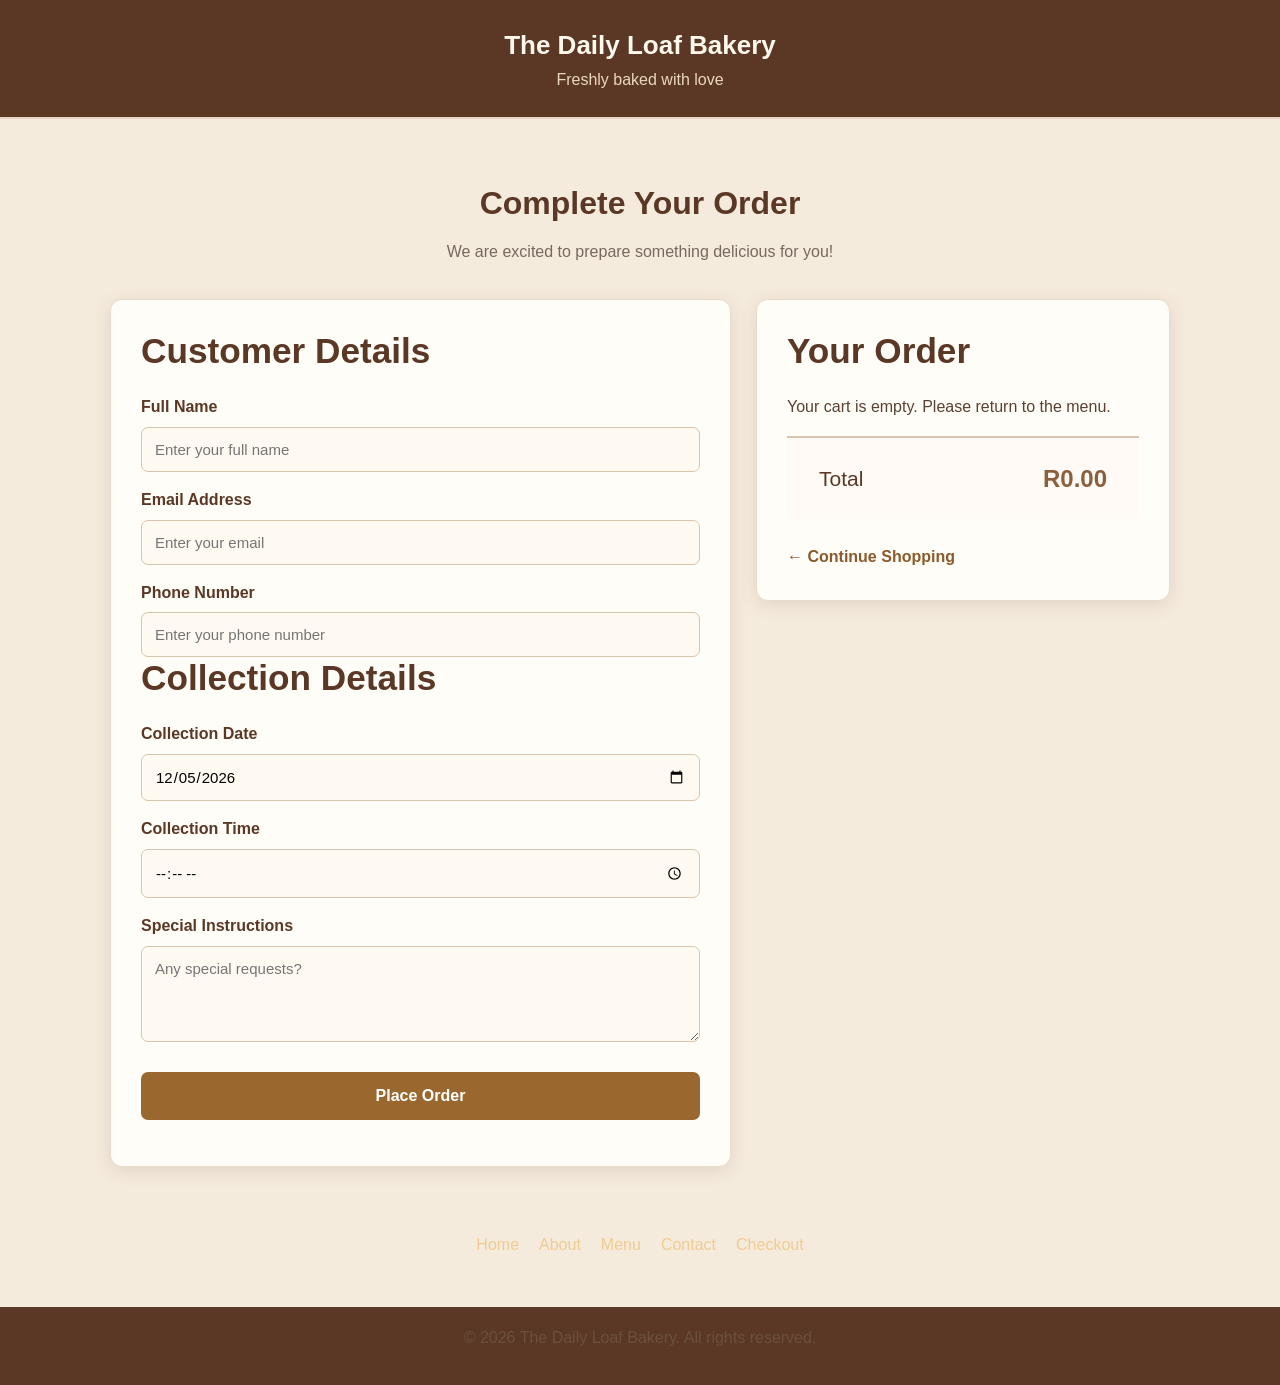
<file: checkout.html>
<!DOCTYPE html>
<html lang="en">
<head>
    <meta charset="UTF-8">
    <meta name="viewport" content="width=device-width, initial-scale=1.0">
    <meta name="description" content="Complete your order at The Daily Loaf Bakery.">
    <title>Checkout | The Daily Loaf Bakery</title>
    <link rel="stylesheet" href="style.css">
    <script src="checkout.js" defer></script>
</head>
<body>

<header class="checkout-header">
    <a href="index.html" class="checkout-logo">The Daily Loaf Bakery</a>
    <p>Freshly baked with love</p>
</header>

<main class="checkout-container">
    <div class="checkout-heading">
        <h1>Complete Your Order</h1>
        <p>We are excited to prepare something delicious for you!</p>
    </div>

    <div class="checkout-layout">

        <section class="checkout-card">
            <h2>Customer Details</h2>

            <form id="checkoutForm">
                <label for="customerName">Full Name</label>
                <input type="text" id="customerName" required
                       placeholder="Enter your full name">

                <label for="customerEmail">Email Address</label>
                <input type="email" id="customerEmail" required
                       placeholder="Enter your email">

                <label for="customerPhone">Phone Number</label>
                <input type="tel" id="customerPhone" required
                       placeholder="Enter your phone number">

                <h2>Collection Details</h2>

                <label for="collectionDate">Collection Date</label>
                <input type="date" id="collectionDate" required>

                <label for="collectionTime">Collection Time</label>
                <input type="time" id="collectionTime" required>

                <label for="orderNotes">Special Instructions</label>
                <textarea id="orderNotes" rows="4"
                          placeholder="Any special requests?"></textarea>

                <button type="submit" class="place-order-btn">
                    Place Order
                </button>

                <p id="orderMessage" aria-live="polite"></p>
            </form>
        </section>

        <aside class="checkout-card order-summary">
            <h2>Your Order</h2>

            <div id="checkoutItems">
                <p>Your cart is empty.</p>
            </div>

            <div class="summary-total">
                <span>Total</span>
                <strong id="checkoutTotal">R0.00</strong>
            </div>

            <a href="menu.html" class="back-to-menu">
                ← Continue Shopping
            </a>
        </aside>

    </div>
</main>
<div class="footer-links">
        <a href="index.html">Home</a>
        <a href="about.html">About</a>
        <a href="menu.html">Menu</a>
        <a href="contact.html">Contact</a>
        <a href="checkout.html">Checkout</a>
    </div>

<footer class="checkout-footer">
    <p>&copy; 2026 The Daily Loaf Bakery. All rights reserved.</p>
</footer>

</body>
</html>
</file>
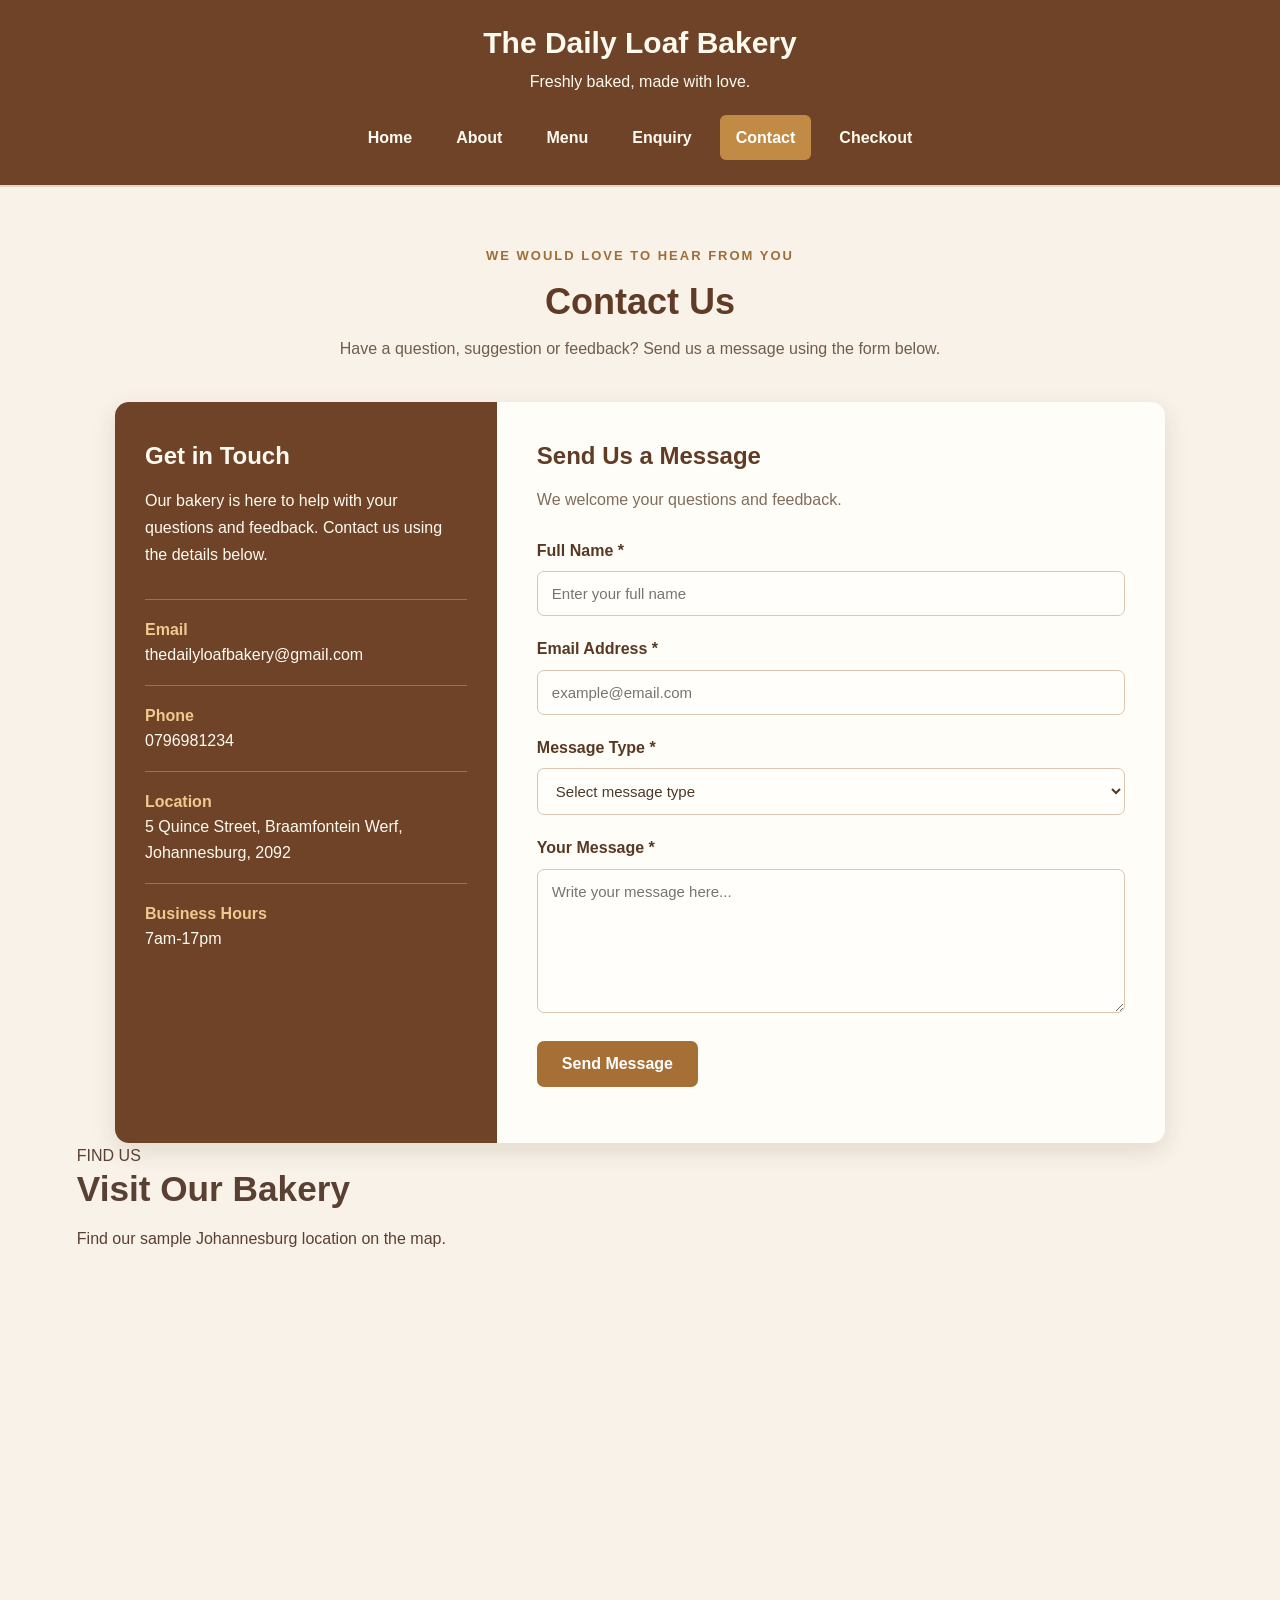
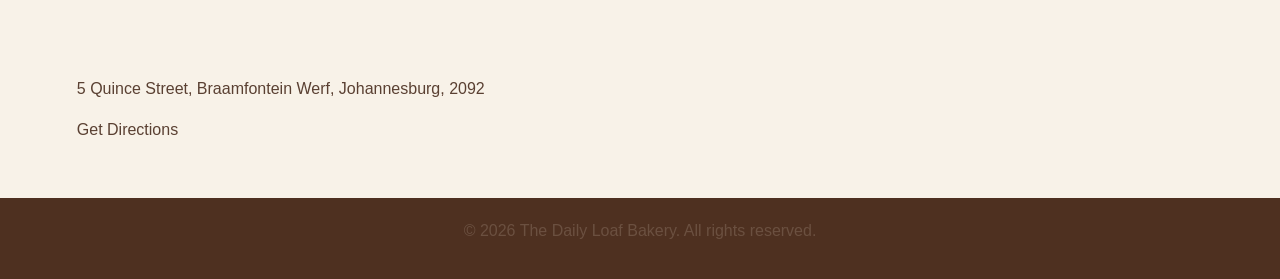
<file: CONTACT.html>
<!DOCTYPE html>
<html lang="en">
<head>
    <meta charset="UTF-8">
    <meta name="viewport" content="width=device-width, initial-scale=1.0">

    <title>Contact Us | The Daily Loaf Bakery</title>
    <meta name="description" content="Contact The Daily Loaf Bakery for general questions, feedback and assistance.">

    <link rel="stylesheet" href="style.css">
    <script src="script.js" defer></script>
</head>

<body>

<header class="page-header">
    <div class="page-header-content">
        <h1>The Daily Loaf Bakery</h1>
        <p>Freshly baked, made with love.</p>

        <nav>
            <a href="index.html">Home</a>
            <a href="about.html">About</a>
            <a href="menu.html">Menu</a>
            <a href="enquiry.html">Enquiry</a>
            <a href="contact.html" class="active">Contact</a>
            <a href="checkout.html">Checkout</a>
        </nav>
    </div>
</header>

<main class="professional-page">

    <section class="form-intro">
        <span class="small-heading">WE WOULD LOVE TO HEAR FROM YOU</span>
        <h2>Contact Us</h2>
        <p>
            Have a question, suggestion or feedback?
            Send us a message using the form below.
        </p>
    </section>

    <section class="professional-form-section">

        <div class="form-side-info">
            <h3>Get in Touch</h3>
            <p>
                Our bakery is here to help with your questions and feedback.
                Contact us using the details below.
            </p>

            <div class="info-detail">
                <strong>Email</strong>
                <p>thedailyloafbakery@gmail.com</p>
            </div>

            <div class="info-detail">
                <strong>Phone</strong>
                <p>0796981234</p>
            </div>

            <div class="info-detail">
                <strong>Location</strong>
                <p>5 Quince Street, Braamfontein Werf, Johannesburg, 2092</p>
            </div>

            <div class="info-detail">
                <strong>Business Hours</strong>
                <p>7am-17pm</p>
            </div>
        </div>

        <div class="form-content">
            <h3>Send Us a Message</h3>
            <p class="form-description">We welcome your questions and feedback.</p>

            <form id="contactForm">

                <div class="form-group">
                    <label for="contactName">Full Name *</label>
                    <input type="text" id="contactName"
                           placeholder="Enter your full name" required>
                </div>

                <div class="form-group">
                    <label for="contactEmail">Email Address *</label>
                    <input type="email" id="contactEmail"
                           placeholder="example@email.com" required>
                </div>

                <div class="form-group">
                    <label for="messageType">Message Type *</label>
                    <select id="messageType" required>
                        <option value="">Select message type</option>
                        <option value="General Question">General Question</option>
                        <option value="Feedback">Feedback</option>
                        <option value="Complaint">Complaint</option>
                        <option value="Other">Other</option>
                    </select>
                </div>

                <div class="form-group">
                    <label for="contactMessage">Your Message *</label>
                    <textarea id="contactMessage" rows="6"
                              placeholder="Write your message here..."
                              required></textarea>
                </div>

                <button type="submit" class="professional-btn">
                    Send Message
                </button>

                <p id="contactResult" class="form-result" aria-live="polite"></p>

            </form>
        </div>

    </section>

<section class="contact-map-section">

    <div class="contact-map-heading">
        <span>FIND US</span>
        <h2>Visit Our Bakery</h2>
        <p>Find our sample Johannesburg location on the map.</p>
    </div>

    <div class="contact-map-container">
        <iframe
            src="https://www.google.com/maps?q=5%20Quince%20Street%2C%20Braamfontein%20Werf%2C%20Johannesburg&output=embed"
            width="100%"
            height="400"
            style="border:0;"
            allowfullscreen=""
            loading="lazy"
            referrerpolicy="no-referrer-when-downgrade"
            title="Sample bakery location in Johannesburg">
        </iframe>
    </div>

    <div class="map-address">
        
        <p>5 Quince Street, Braamfontein Werf, Johannesburg, 2092</p>

        <a href="https://www.google.com/maps/search/?api=1&query=5%20Quince%20Street%2C%20Braamfontein%20Werf%2C%20Johannesburg"
           target="_blank" rel="noopener">
            Get Directions
        </a>
    </div>

</section>

</main>

<footer class="professional-footer">
    <p>&copy; 2026 The Daily Loaf Bakery. All rights reserved.</p>
</footer>
<script src="script.js" defer></script>
</body>
</html>
</file>
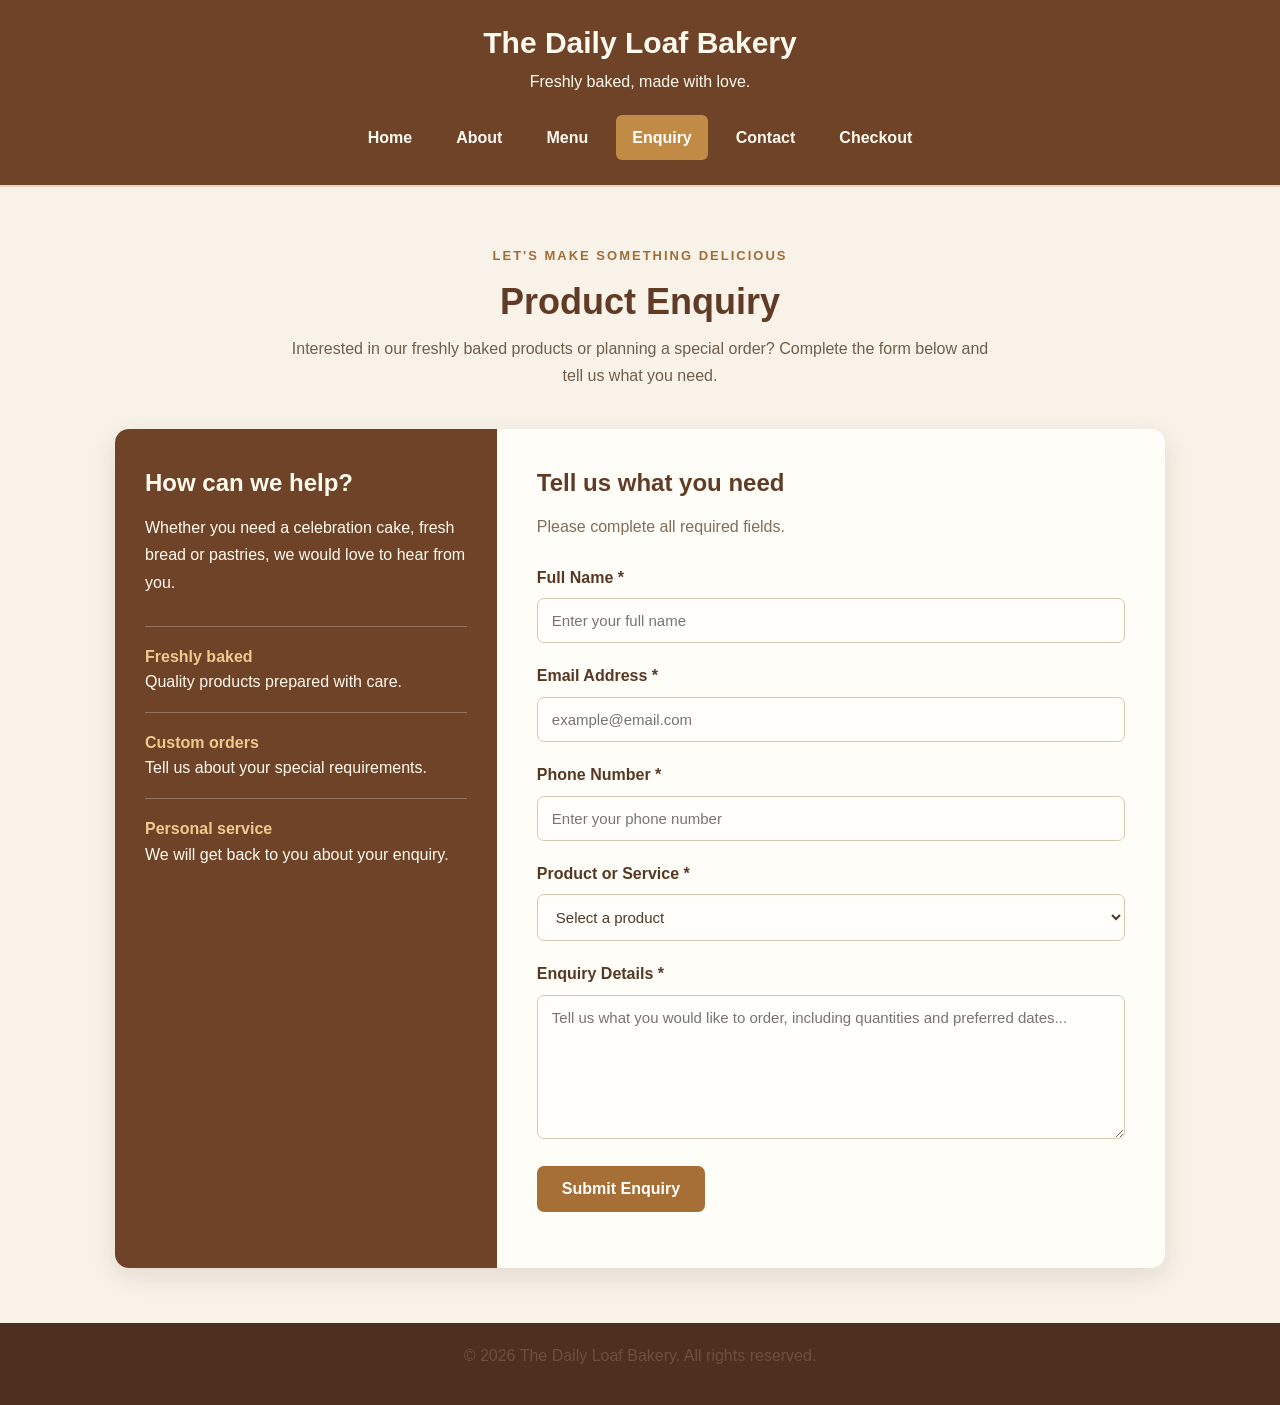
<file: ENQUIRY.html>
<!DOCTYPE html>
<html lang="en">
<head>
    <meta charset="UTF-8">
    <meta name="viewport" content="width=device-width, initial-scale=1.0">

    <title>Product Enquiry | The Daily Loaf Bakery</title>
    <meta name="description" content="Enquire about fresh bread, cakes, pastries and custom orders at The Daily Loaf Bakery.">

    <link rel="stylesheet" href="style.css">
    <script src="script.js" defer></script>
    
</head>

<body>

<header class="page-header">
    <div class="page-header-content">
        <h1>The Daily Loaf Bakery</h1>
        <p>Freshly baked, made with love.</p>

        <nav>
            <a href="index.html">Home</a>
            <a href="about.html">About</a>
            <a href="menu.html">Menu</a>
            <a href="enquiry.html" class="active">Enquiry</a>
            <a href="contact.html">Contact</a>
            <a href="checkout.html">Checkout</a>
        </nav>
    </div>
</header>

<main class="professional-page">

    <section class="form-intro">
        <span class="small-heading">LET'S MAKE SOMETHING DELICIOUS</span>
        <h2>Product Enquiry</h2>
        <p>
            Interested in our freshly baked products or planning a special order?
            Complete the form below and tell us what you need.
        </p>
    </section>

    <section class="professional-form-section">

        <div class="form-side-info">
            <h3>How can we help?</h3>
            <p>
                Whether you need a celebration cake, fresh bread or pastries,
                we would love to hear from you.
            </p>

            <div class="info-detail">
                <strong>Freshly baked</strong>
                <p>Quality products prepared with care.</p>
            </div>

            <div class="info-detail">
                <strong>Custom orders</strong>
                <p>Tell us about your special requirements.</p>
            </div>

            <div class="info-detail">
                <strong>Personal service</strong>
                <p>We will get back to you about your enquiry.</p>
            </div>
        </div>

        <div class="form-content">
            <h3>Tell us what you need</h3>
            <p class="form-description">Please complete all required fields.</p>

            <form id="enquiryForm">

                <div class="form-group">
                    <label for="enquiryName">Full Name *</label>
                    <input type="text" id="enquiryName"
                           placeholder="Enter your full name" required>
                </div>

                <div class="form-group">
                    <label for="enquiryEmail">Email Address *</label>
                    <input type="email" id="enquiryEmail"
                           placeholder="example@email.com" required>
                </div>

                <div class="form-group">
                    <label for="enquiryPhone">Phone Number *</label>
                    <input type="tel" id="enquiryPhone"
                           placeholder="Enter your phone number"
                           required>
                </div>

                <div class="form-group">
                    <label for="enquiryService">Product or Service *</label>
                    <select id="enquiryService" required>
                        <option value="">Select a product</option>
                        <option value="Fresh Bread">Fresh Bread</option>
                        <option value="Cakes">Cakes</option>
                        <option value="Pastries">Pastries</option>
                        <option value="Cupcakes">Cupcakes</option>
                        <option value="Custom Order">Custom Order</option>
                        <option value="Other">Other</option>
                    </select>
                </div>

                <div class="form-group">
                    <label for="enquiryMessage">Enquiry Details *</label>
                    <textarea id="enquiryMessage" rows="5"
                              placeholder="Tell us what you would like to order, including quantities and preferred dates..."
                              required></textarea>
                </div>

                <button type="submit" class="professional-btn">
                    Submit Enquiry
                </button>

                <p id="enquiryResult" class="form-result" aria-live="polite"></p>

            </form>
        </div>

    </section>

</main>

<footer class="professional-footer">
    <p>&copy; 2026 The Daily Loaf Bakery. All rights reserved.</p>
</footer>
<script src="script.js" defer></script>
</body>
</html>
</file>
<file: style.css>
* {
    margin: 0;
    padding: 0;
    box-sizing: border-box;
}

html {
    scroll-behavior: smooth;
    font-size: 100%;
}

body {
    font-family: Arial, Helvetica, sans-serif;
    font-size: 1rem;
    line-height: 1.6;
    color: #3d2b1f;
    background-color: #fffaf5;
}

/* =========================================
   2. GENERAL STYLES
   ========================================= */

img {
    max-width: 100%;
    height: auto;
    display: block;
}

.container {
    width: 90%;
    max-width: 1200px;
    margin: 0 auto;
}

a {
    text-decoration: none;
    color: inherit;
}

p {
    margin-bottom: 1rem;
}

h1,
h2,
h3,
h4 {
    line-height: 1.2;
    margin-bottom: 1rem;
}

h1 {
    font-size: 3rem;
}

h2 {
    font-size: 2.2rem;
}

h3 {
    font-size: 1.5rem;
}

button,
input,
textarea,
select {
    font-family: inherit;
}

/* =========================================
   3. HEADER & NAVIGATION
   ========================================= */

header {
    background-color: #ffffff;
    border-bottom: 2px solid #e8d5c4;
    position: sticky;
    top: 0;
    z-index: 1000;
}

header .container {
    display: flex;
    align-items: center;
    justify-content: space-between;
    min-height: 5rem;
}

.logo img {
    width: 12rem;
    height: auto;
}

/* Navigation */

nav {
    display: flex;
    align-items: center;
    gap: 1.5rem;
}

nav a {
    font-weight: bold;
    font-size: 1rem;
    padding: 0.6rem 0.8rem;
    border-radius: 0.4rem;
    transition: all 0.3s ease;
}

nav a:hover,
nav a:focus {
    background-color: #FDF6EC;
    color: #ffffff;
}

nav a.active {
    background-color: #dfaa66;
    color: #ffffff;
}

/* Mobile menu */

.menu-toggle {
    display: none;
    cursor: pointer;
}

.menu-toggle span {
    display: block;
    width: 2rem;
    height: 0.2rem;
    background-color: #dfaa66;
    margin: 0.35rem 0;
}

/* =========================================
   4. HERO SECTION
   ========================================= */

.hero {
 
    min-height: 85vh;

    display: flex;
    align-items: center;
    justify-content: center;

    background:
        linear-gradient(
            rgba(61, 43, 31, 0.45),
            rgba(61, 43, 31, 0.45)
        ),
        url("images/bakery.jpg") center center / cover no-repeat;

    text-align: center;
}

.hero-content {
    max-width: 50rem;
    margin: 0 auto;
    color: #ffffff;
    padding: 4rem 1rem;
}

.small-heading {
    font-size: 0.9rem;
    letter-spacing: 0.2rem;
    font-weight: bold;
    margin-bottom: 1rem;
}

.hero h1 {
    font-size: 3.5rem;
    margin-bottom: 1rem;
}

.hero h1 span {
    display: block;
}

.hero h2 {
    font-size: 1.8rem;
    font-weight: normal;
}

.hero p {
    font-size: 1.1rem;
    max-width: 42rem;
    margin: 0 auto 2rem;
}

/* =========================================
   5. BUTTONS
   ========================================= */

.button,
.btn {
    display: inline-block;
    padding: 0.8rem 1.5rem;
    border-radius: 0.4rem;
    border: 2px solid#E8D5BF;
    font-weight: bold;
    cursor: pointer;
    transition: all 0.3s ease;
}

.button-primary,
.btn-primary {
    background-color: #E8D5BF;
    color: #ffffff;
}

.button-primary:hover,
.btn-primary:hover {
    background-color: #D8BFA5;
    border-color: #5f3e29;
    transform: translateY(-2px);
}

.button-secondary,
.btn-secondary {
    background-color: #ffffff;
    color: #f3e3cf;
}

.button-secondary:hover,
.btn-secondary:hover {
    background-color: #dfaa66;
    color: #ffffff;
}

/* Keyboard accessibility */

a:focus,
button:focus,
input:focus,
textarea:focus,
select:focus {
    outline: 3px solid #d9a441;
    outline-offset: 3px;
}

/* =========================================
   6. GENERAL SECTIONS
   ========================================= */

.section {
    padding: 4rem 0;
}

.section-title {
    text-align: center;
    margin-bottom: 2.5rem;
}

.section-title p {
    max-width: 40rem;
    margin: 0 auto;
}

/* =========================================
   7. THREE BOX / GRID LAYOUT
   ========================================= */

.three-boxes {
    display: grid;
    grid-template-columns: repeat(3, 1fr);
    gap: 1.5rem;
}

.info-card {
    background-color: #ffffff;
    padding: 2rem;
    text-align: center;
    border-radius: 0.7rem;
    box-shadow: 0 4px 12px rgba(61, 43, 31, 0.12);
    transition: transform 0.3s ease;
}

.info-card:hover {
    transform: translateY(-5px);
}

.info-card img {
    width: 100%;
    height: 13rem;
    object-fit: cover;
    border-radius: 0.5rem;
    margin-bottom: 1.2rem;
}

/* =========================================
   8. PAGE BANNER
   ========================================= */

.page-banner {
    background-color: #D8BFA5;
    color: #ffffff;
    text-align: center;
    padding: 4rem 1rem;
}

.page-banner h1 {
    margin-bottom: 0.5rem;
}

/* =========================================
   9. ABOUT PAGE
   ========================================= */

.about-content {
    display: grid;
    grid-template-columns: 1fr 1fr;
    gap: 3rem;
    align-items: center;
}

.about-content img {
    width: 100%;
    border-radius: 0.7rem;
    box-shadow: 0 4px 15px rgba(61, 43, 31, 0.15);
}

/* =========================================
   10. MENU PAGE
   ========================================= */

.menu-grid {
    display: grid;
    grid-template-columns: repeat(3, 1fr);
    gap: 1.5rem;
}

.menu-item {
    background-color: #ffffff;
    border-radius: 0.7rem;
    overflow: hidden;
    box-shadow: 0 4px 12px rgba(61, 43, 31, 0.12);
    transition: transform 0.3s ease;
}

.menu-item:hover {
    transform: translateY(-5px);
}

.menu-item img {
    width: 100%;
    height: 14rem;
    object-fit: cover;
}

.menu-item-content {
    padding: 1.5rem;
}

.price {
    font-weight: bold;
    font-size: 1.2rem;
    color: #D8BFA5;
}

/* =========================================
   11. FORMS
   ========================================= */

.form-container {
    max-width: 45rem;
    margin: 0 auto;
    background-color: #ffffff;
    padding: 2rem;
    border-radius: 0.7rem;
    box-shadow: 0 4px 12px rgba(61, 43, 31, 0.12);
}

.form-group {
    margin-bottom: 1.3rem;
}

.form-group label {
    display: block;
    font-weight: bold;
    margin-bottom: 0.4rem;
}

.form-group input,
.form-group textarea,
.form-group select {
    width: 100%;
    padding: 0.8rem;
    border: 1px solid #cdbbaa;
    border-radius: 0.4rem;
    font-size: 1rem;
}

.form-group textarea {
    min-height: 9rem;
    resize: vertical;
}

/* =========================================
   12. CONTACT PAGE
   ========================================= */

.contact-grid {
    display: grid;
    grid-template-columns: 1fr 1fr;
    gap: 2rem;
}

.contact-card {
    background-color: #ffffff;
    padding: 2rem;
    border-radius: 0.7rem;
    box-shadow: 0 4px 12px rgba(61, 43, 31, 0.12);
}

.contact-card h3 {
    color: #dfaa66;
}

/* =========================================
   13. CALL TO ACTION
   ========================================= */

.cta-section {
    background-color: #f0dfcf;
    text-align: center;
    padding: 4rem 1rem;
}

.cta-section p {
    max-width: 40rem;
    margin: 0 auto 1.5rem;
}

/* =========================================
   14. FOOTER
   ========================================= */

footer {
    background-color: #dfaa66;
    color: #ffffff;
    padding: 3rem 0 1rem;
}

.footer-grid {
    display: grid;
    grid-template-columns: 2fr 1fr;
    gap: 2rem;
}

.footer-info p,
.footer-hours p {
    margin-bottom: 0.4rem;
}

.footer-bottom {
    text-align: center;
    border-top: 1px solid rgba(255, 255, 255, 0.3);
    margin-top: 2rem;
    padding-top: 1rem;
}

/* =========================================
   15. RESPONSIVE DESIGN - TABLET
   ========================================= */

@media (max-width: 900px) {

    h1 {
        font-size: 2.5rem;
    }

    h2 {
        font-size: 1.9rem;
    }

    .hero h1 {
        font-size: 3rem;
    }

    .three-boxes,
    .menu-grid {
        grid-template-columns: repeat(2, 1fr);
    }

    .about-content,
    .contact-grid {
        grid-template-columns: 1fr;
    }
}

/* =========================================
   16. RESPONSIVE DESIGN - MOBILE
   ========================================= */

@media (max-width: 600px) {

    html {
        font-size: 90%;
    }

    .container {
        width: 92%;
    }

    header .container {
        min-height: 4.5rem;
    }

    .logo img {
        width: 9rem;
    }

    /* Mobile navigation */

    nav {
        display: none;
        position: absolute;
        top: 4.5rem;
        left: 0;
        width: 100%;
        background-color: #ffffff;
        flex-direction: column;
        padding: 1rem;
        gap: 0.5rem;
        box-shadow: 0 4px 10px rgba(0, 0, 0, 0.1);
    }

    nav.active {
        display: flex;
    }

    nav a {
        width: 100%;
        text-align: center;
    }

    .menu-toggle {
        display: block;
    }

    /* Hero */

    .hero {
        min-height: 75vh;
    }

    .hero-content {
        padding: 3rem 1rem;
    }

    .hero h1 {
        font-size: 2.3rem;
    }

    .hero h2 {
        font-size: 1.4rem;
    }

    .hero p {
        font-size: 1rem;
    }

    /* Grids */

    .three-boxes,
    .menu-grid,
    .about-content,
    .contact-grid,
    .footer-grid {
        grid-template-columns: 1fr;
    }

    .section {
        padding: 3rem 0;
    }

    .page-banner {
        padding: 3rem 1rem;
    }

    .form-container {
        padding: 1.3rem;
    }
}

/* =========================================
   17. PRINT STYLES
   ========================================= */

@media print {

    nav,
    .menu-toggle,
    .button,
    .btn {
        display: none;
    }

    body {
        background: #ffffff;
        color: #000000;
    }

    .hero {
        background: none;
        color: #000000;
    }
}
/* =========================================
   PROFESSIONAL SHOPPING CART
   ========================================= */

.cart-section {
    padding: 4rem 0;
    background-color: #f8f2ec;
}


/* Main cart */

.cart-box {
    max-width: 900px;
    margin: 0 auto;
    background-color: #ffffff;
    border-radius: 12px;
    border: 1px solid #e6d5c5;
    box-shadow: 0 8px 25px rgba(61, 43, 31, 0.12);
    overflow: hidden;
}


/* Cart header */

.cart-header {
    display: flex;
    justify-content: space-between;
    align-items: center;
    padding: 2rem 2.5rem;
    background-color: #3d2b1f;
    color: #ffffff;
}

.cart-header h2 {
    margin: 0.3rem 0;
    font-size: 1.8rem;
}

.cart-header p {
    margin: 0;
    opacity: 0.85;
}

.cart-label {
    font-size: 0.75rem;
    letter-spacing: 0.15rem;
    font-weight: bold;
    color: #e8c9a9;
}

.cart-icon {
    font-size: 2.5rem;
}


/* Cart content */

.cart-content {
    padding: 1rem 2.5rem;
}

.cart-item {
    display: flex;
    justify-content: space-between;
    align-items: center;
    padding: 1.2rem 0;
    border-bottom: 1px solid #eaded4;
}

.cart-item:last-child {
    border-bottom: none;
}

.cart-item strong {
    color: #3d2b1f;
    font-size: 1rem;
}


/* Remove button */

.cart-item button {
    margin-left: 1rem;
    background-color: transparent;
    color: #9a5c45;
    border: 1px solid #d6b8a5;
    padding: 0.35rem 0.7rem;
    border-radius: 5px;
    cursor: pointer;
    transition: 0.3s ease;
}

.cart-item button:hover {
    background-color: #9a5c45;
    color: #ffffff;
}


/* Empty cart */

.empty-cart {
    text-align: center;
    padding: 2.5rem 1rem;
    color: #76685e;
}

.empty-cart span {
    font-size: 2.5rem;
}

.empty-cart h3 {
    margin: 0.8rem 0 0.3rem;
    color: #3d2b1f;
}

.empty-cart p {
    margin-bottom: 0;
}


/* Cart footer */

.cart-footer {
    border-top: 1px solid #eaded4;
    background-color: #fffaf5;
    padding: 1.5rem 2.5rem;
}


/* Total */

.cart-total {
    display: flex;
    justify-content: space-between;
    align-items: center;
    margin-bottom: 1.5rem;
}

.cart-total span:first-child {
    font-size: 1rem;
    color: #76685e;
}

.cart-total strong {
    font-size: 1.6rem;
    color: #8b5e3c;
}


/* Cart buttons */

.cart-actions {
    display: flex;
    justify-content: flex-end;
    align-items: center;
    gap: 1rem;
}

.clear-cart {
    padding: 0.75rem 1.2rem;
    background-color: transparent;
    color: #8b5e3c;
    border: 1px solid #cdbbaa;
    border-radius: 5px;
    cursor: pointer;
    font-weight: bold;
}

.clear-cart:hover {
    background-color: #f0dfcf;
}


/* Checkout button */

.checkout-btn {
    display: inline-block;
    padding: 0.8rem 1.5rem;
    background-color: #8b5e3c;
    color: #ffffff;
    border-radius: 5px;
    font-weight: bold;
    transition: 0.3s ease;
}

.checkout-btn:hover {
    background-color: #5f3e29;
    transform: translateY(-2px);
}


/* =========================================
   MOBILE CART
   ========================================= */

@media (max-width: 600px) {

    .cart-section {
        padding: 2.5rem 0;
    }

    .cart-header {
        padding: 1.5rem;
    }

    .cart-header h2 {
        font-size: 1.5rem;
    }

    .cart-icon {
        font-size: 2rem;
    }

    .cart-content {
        padding: 1rem 1.5rem;
    }

    .cart-item {
        flex-direction: column;
        align-items: flex-start;
        gap: 0.7rem;
    }

    .cart-item button {
        margin-left: 0.5rem;
    }

    .cart-footer {
        padding: 1.5rem;
    }

    .cart-actions {
        flex-direction: column;
        align-items: stretch;
    }

    .clear-cart,
    .checkout-btn {
        width: 100%;
        text-align: center;
    }

}
/* Mobile cart */

@media (max-width: 600px) {

    .cart-box {
        padding: 1.3rem;
    }

    .cart-item {
        flex-direction: column;
        align-items: flex-start;
    }

}
/* =========================================
   HOME PAGE HEADER
   ========================================= */

.home-header {
    width: 100%;
    min-height: 150px;

    display: flex;
    align-items: center;

    padding: 15px 5%;

    gap: 35px;

    box-sizing: border-box;
}


/* =========================================
   LARGE HOME PAGE LOGO
   ========================================= */

.home-logo {
    flex-shrink: 0;
}

.home-logo img {
    width: 300px;
    height: 120px;

    object-fit: contain;

    display: block;
}


/* =========================================
   HOME NAVIGATION
   ========================================= */

.home-header nav {
    display: flex;

    align-items: center;

    gap: 12px;

    margin-left: 10px;
}

.home-header nav a {
    text-decoration: none;

    padding: 12px 18px;

    border-radius: 6px;

    font-weight: bold;

    color: #f0cb91;

    transition: 0.3s ease;
}

.home-header nav a:hover {
    background-color: #f0dfcf;
}

.home-header nav a.active {
    background-color: #dfaa66;

    color: white;
}


/* =========================================
   HERO IMAGE
   ========================================= */

.hero {
    min-height: 650px;

    display: flex;

    align-items: center;

    justify-content: center;

    text-align: center;

    background:
        linear-gradient(
            rgba(45, 30, 20, 0.45),
            rgba(45, 30, 20, 0.45)
        ),
        url("images/bakery.jpg")
        center center / cover no-repeat;

    padding: 60px 20px;

    box-sizing: border-box;
}


.hero-content {
    max-width: 850px;

    color: white;

    margin: auto;
}


.small-heading {
    font-size: 0.85rem;

    letter-spacing: 3px;

    font-weight: bold;
}


.hero h1 {
    font-size: 3.5rem;

    margin: 15px 0;
}


.hero h1 span {
    display: block;
}


.hero h2 {
    font-size: 2rem;

    margin-bottom: 20px;
}


.hero p {
    font-size: 1.15rem;

    line-height: 1.7;
}


/* =========================================
   HERO BUTTONS
   ========================================= */

.hero-buttons {
    display: flex;

    justify-content: center;

    gap: 15px;

    margin-top: 30px;
}


/* =========================================
   MOBILE HOME PAGE
   ========================================= */

@media (max-width: 900px) {

    .home-header {
        flex-direction: column;

        justify-content: center;

        gap: 15px;

        padding: 15px;
    }

    .home-logo img {
        width: 250px;

        height: 100px;
    }

    .home-header nav {
        flex-wrap: wrap;

        justify-content: center;
    }

    .hero h1 {
        font-size: 2.7rem;
    }

}


@media (max-width: 600px) {

    .home-logo img {
        width: 200px;

        height: 80px;
    }

    .home-header nav {
        display: none;
    }

    .hero {
        min-height: 550px;
    }

    .hero h1 {
        font-size: 2.2rem;
    }

    .hero h2 {
        font-size: 1.5rem;
    }

    .hero p {
        font-size: 1rem;
    }

    .hero-buttons {
        flex-direction: column;

        align-items: center;
    }

}
/* =========================================
   STYLISH HOME PAGE HERO
   ========================================= */

.hero {
    width: 100%;
    min-height: 780px;

    display: flex;
    align-items: flex-start;
    justify-content: center;

    padding: 55px 20px 80px;

    box-sizing: border-box;

    background:
        linear-gradient(
            rgba(35, 24, 17, 0.35),
            rgba(35, 24, 17, 0.45)
        ),
        url("images/bakery.jpg") center center / cover no-repeat;
}


/* =========================================
   WELCOME BOX
   ========================================= */

.welcome-box {
    width: min(850px, 90%);

    margin-top: 20px;

    padding: 45px 55px;

    text-align: center;

    background: rgba(255, 255, 255, 0.93);

    border-radius: 15px;

    box-shadow:
        0 15px 40px rgba(0, 0, 0, 0.25);

    border: 1px solid rgba(255, 255, 255, 0.8);

    box-sizing: border-box;
}


/* Small heading */

.welcome-box .small-heading {
    margin: 0;

    font-size: 0.85rem;

    letter-spacing: 4px;

    font-weight: bold;

    color: #8b5e3c;
}


/* Main title */

.welcome-box h1 {
    margin: 12px 0 5px;

    font-size: 3.2rem;

    color: #3d2b1f;

    line-height: 1.1;
}


/* Decorative line */

.welcome-line {
    width: 70px;

    height: 3px;

    margin: 18px auto;

    background-color: #8b5e3c;

    border-radius: 5px;
}


/* Subtitle */

.welcome-box h2 {
    margin: 0 0 15px;

    font-size: 1.7rem;

    color: #8b5e3c;
}


/* Description */

.welcome-box > p:not(.small-heading) {
    max-width: 650px;

    margin: 0 auto;

    line-height: 1.7;

    color: #5f5148;

    font-size: 1.05rem;
}


/* =========================================
   HERO BUTTONS
   ========================================= */

.hero-buttons {
    display: flex;

    justify-content: center;

    gap: 15px;

    margin-top: 28px;
}


/* =========================================
   MOBILE
   ========================================= */

@media (max-width: 900px) {

    .hero {
        min-height: 700px;

        padding-top: 40px;
    }

    .welcome-box {
        padding: 35px 30px;
    }

    .welcome-box h1 {
        font-size: 2.5rem;
    }

}


@media (max-width: 600px) {

    .hero {
        min-height: 650px;

        padding: 25px 15px 50px;
    }

    .welcome-box {
        width: 95%;

        padding: 30px 20px;

        margin-top: 10px;
    }

    .welcome-box h1 {
        font-size: 2rem;
    }

    .welcome-box h2 {
        font-size: 1.3rem;
    }

    .welcome-box > p:not(.small-heading) {
        font-size: 0.95rem;
    }

    .hero-buttons {
        flex-direction: column;

        align-items: stretch;
    }

    .hero-buttons .btn {
        width: 100%;

        box-sizing: border-box;

        text-align: center;
    }

}
/* =========================================
   HOME PAGE HEADER
   ========================================= */

.home-header {
    width: 100%;
    height: 110px;

    display: flex;
    align-items: center;

    padding: 10px 5%;
    gap: 25px;

    box-sizing: border-box;
}

.home-logo {
    flex-shrink: 0;
}

.home-logo img {
    width: 170px;
    height: 80px;

    object-fit: contain;
    display: block;
}


/* NAVIGATION */

.home-header nav {
    display: flex;
    align-items: center;
    gap: 8px;
    flex: 1;
}

.home-header nav a {
    text-decoration: none;

    padding: 10px 14px;

    border-radius: 6px;

    font-weight: bold;

    color:#d6c2b2;

    white-space: nowrap;

    transition: 0.3s ease;
}

.home-header nav a:hover {
    background-color: #f0dfcf;
}

.home-header nav a.active {
    background-color: #ffffff;
    color: white;
}


/* =========================================
   LARGE HOME HERO IMAGE
   ========================================= */

.hero {
    width: 100%;
    min-height: 800px;

    display: flex;
    align-items: flex-start;
    justify-content: center;

    padding: 55px 20px 80px;

    box-sizing: border-box;

    background:
        linear-gradient(
            rgba(35, 24, 17, 0.35),
            rgba(35, 24, 17, 0.45)
        ),
        url("images/bakery.jpg")
        center center / cover no-repeat;
}


/* =========================================
   WELCOME BOX
   ========================================= */

.welcome-box {
    width: min(850px, 90%);

    margin-top: 20px;

    padding: 45px 55px;

    text-align: center;

    background: rgba(255, 255, 255, 0.93);

    border-radius: 15px;

    box-shadow:
        0 15px 40px rgba(0, 0, 0, 0.25);

    border: 1px solid rgba(255, 255, 255, 0.8);

    box-sizing: border-box;
}


/* WELCOME TEXT */

.welcome-box .small-heading {
    margin: 0;

    font-size: 0.85rem;

    letter-spacing: 4px;

    font-weight: bold;

    color: #8b5e3c;
}

.welcome-box h1 {
    margin: 12px 0 5px;

    font-size: 3.2rem;

    color: #3d2b1f;

    line-height: 1.1;
}

.welcome-line {
    width: 70px;
    height: 3px;

    margin: 18px auto;

    background-color: #8b5e3c;

    border-radius: 5px;
}

.welcome-box h2 {
    margin: 0 0 15px;

    font-size: 1.7rem;

    color: #8b5e3c;
}

.welcome-box > p:not(.small-heading) {
    max-width: 650px;

    margin: 0 auto;

    line-height: 1.7;

    color: #5f5148;

    font-size: 1.05rem;
}


/* =========================================
   HERO BUTTONS
   ========================================= */

.hero-buttons {
    display: flex;

    justify-content: center;

    gap: 15px;

    margin-top: 28px;
}


/* =========================================
   RESPONSIVE DESIGN
   ========================================= */

@media (max-width: 900px) {

    .home-header {
        height: 100px;

        padding: 8px 3%;

        gap: 15px;
    }

    .home-logo img {
        width: 140px;
        height: 70px;
    }

    .home-header nav {
        gap: 4px;
    }

    .home-header nav a {
        padding: 8px 9px;

        font-size: 0.9rem;
    }

    .hero {
        min-height: 700px;

        padding-top: 40px;
    }

    .welcome-box {
        padding: 35px 30px;
    }

    .welcome-box h1 {
        font-size: 2.5rem;
    }
}


@media (max-width: 600px) {

    .home-header {
        height: 80px;
    }

    .home-logo img {
        width: 120px;
        height: 60px;
    }

    .home-header nav {
        display: none;
    }

    .hero {
        min-height: 650px;

        padding: 25px 15px 50px;
    }

    .welcome-box {
        width: 95%;

        padding: 30px 20px;

        margin-top: 10px;
    }

    .welcome-box h1 {
        font-size: 2rem;
    }

    .welcome-box h2 {
        font-size: 1.3rem;
    }

    .welcome-box > p:not(.small-heading) {
        font-size: 0.95rem;
    }

    .hero-buttons {
        flex-direction: column;

        align-items: stretch;
    }

    .hero-buttons .btn {
        width: 100%;

        box-sizing: border-box;

        text-align: center;
    }
}/* =========================================
   WELCOME SECTION
   ========================================= */

.welcome-section {
    background-color: #d9d9d9;

    padding: 60px 20px 80px;

    text-align: center;
}


.welcome-container {
    max-width: 1000px;

    margin: 0 auto;

    background-color: white;

    padding: 45px;

    border-radius: 15px;

    box-shadow: 0 10px 30px rgba(0, 0, 0, 0.15);
}


/* WELCOME TITLE */

.welcome-container .small-heading {
    margin: 0;

    color: #8b5e3c;

    font-size: 0.85rem;

    font-weight: bold;

    letter-spacing: 4px;
}


.welcome-container h1 {
    margin: 10px 0 25px;

    color: #3d2b1f;

    font-size: 3rem;
}


/* =========================================
   WELCOME IMAGE
   ========================================= */

.welcome-image {
    width: 100%;

    max-width: 850px;

    height: 420px;

    margin: 0 auto 30px;

    overflow: hidden;

    border-radius: 12px;

    box-shadow: 0 8px 25px rgba(0, 0, 0, 0.2);
}


.welcome-image img {
    width: 100%;

    height: 100%;

    object-fit: cover;

    display: block;
}


/* =========================================
   WELCOME TEXT
   ========================================= */

.welcome-container h2 {
    margin: 10px 0 12px;

    color: #8b5e3c;

    font-size: 1.8rem;
}


.welcome-text {
    max-width: 650px;

    margin: 0 auto;

    color: #5f5148;

    line-height: 1.7;

    font-size: 1.05rem;
}


/* =========================================
   BUTTONS
   ========================================= */

.hero-buttons {
    display: flex;

    justify-content: center;

    gap: 15px;

    margin-top: 28px;
}


/* =========================================
   MOBILE
   ========================================= */

@media (max-width: 600px) {

    .welcome-section {
        padding: 30px 15px 50px;
    }

    .welcome-container {
        padding: 30px 20px;
    }

    .welcome-container h1 {
        font-size: 2rem;
    }

    .welcome-image {
        height: 280px;
    }

    .welcome-container h2 {
        font-size: 1.4rem;
    }

    .hero-buttons {
        flex-direction: column;
    }

    .hero-buttons .btn {
        width: 100%;

        box-sizing: border-box;

        text-align: center;
    }
}
.home-logo img {
    width: 230px !important;
    height: 120px !important;
    max-width: none !important;
    object-fit: contain !important;
}
/* =========================================
   THE DAILY LOAF BAKERY
   BROWN + CREAM HOME PAGE
   ========================================= */

/* Main page */
body {
    background-color: #fff8ed;
    color: #4b2e1f;
}


/* =========================================
   HEADER
   ========================================= */

header {
    background-color: #4b2e1f;
}

.home-header {
    background-color: #4b2e1f;
}


/* Logo */
.home-logo {
    background-color: #4b2e1f;
}


/* Navigation */
.home-header nav a {
    color: #fff8ed;
}

.home-header nav a:hover {
    background-color: #6b442f;
    color: #ffffff;
}

.home-header nav a.active {
    background-color: #d9b892;
    color: #4b2e1f;
}


/* =========================================
   WELCOME SECTION
   ========================================= */

.welcome-section {
    background-color: #f3e3cf;
    padding: 60px 20px 80px;
}


.welcome-container {
    background-color: #fffaf2;
    border: 3px solid #8b5e3c;
}


/* Welcome heading */
.welcome-container .small-heading {
    color: #8b5e3c;
}

.welcome-container h1 {
    color: #4b2e1f;
}

.welcome-container h2 {
    color: #6b442f;
}

.welcome-text {
    color: #5c4030;
}


/* Decorative line */
.welcome-line {
    background-color: #8b5e3c;
}


/* =========================================
   WELCOME IMAGE
   ========================================= */

.welcome-image {
    border: 5px solid #8b5e3c;
}


/* =========================================
   BUTTONS
   ========================================= */

.btn-primary {
    background-color: #6b442f;
    color: #ffffff;
    border: 2px solid #6b442f;
}

.btn-primary:hover {
    background-color: #4b2e1f;
}


.btn-secondary {
    background-color: #d9b892;
    color: #4b2e1f;
    border: 2px solid #8b5e3c;
}

.btn-secondary:hover {
    background-color: #c49a6c;
    color: #ffffff;
}


/* =========================================
   WHY CHOOSE US
   ========================================= */

.section {
    background-color: #fff8ed;
}

.section-title h2 {
    color: #4b2e1f;
}

.section-title p {
    color: #5c4030;
}


/* Feature cards */
.info-card {
    background-color: #fffaf2;
    border: 2px solid #d9b892;
}

.info-card:hover {
    border-color: #8b5e3c;
}

.info-card h3 {
    color: #6b442f;
}

.info-card p {
    color: #5c4030;
}


/* Icons */
.info-icon {
    color: #8b5e3c;
}


/* =========================================
   CALL TO ACTION
   ========================================= */

.cta-section {
    background-color: #6b442f;
    color: #fff8ed;
}

.cta-section h2 {
    color: #fffaf2;
}

.cta-section p {
    color: #f3e3cf;
}

.cta-section .small-heading {
    color: #d9b892;
}


/* =========================================
   FOOTER
   ========================================= */

footer {
    background-color: #3b2418;
    color: #fff8ed;
}

footer h3,
footer h4 {
    color: #d9b892;
}

footer p {
    color: #f3e3cf;
}

.footer-bottom {
    border-top: 1px solid #8b5e3c;
}


/* =========================================
   MOBILE
   ========================================= */

@media (max-width: 600px) {

    header,
    .home-header {
        background-color: #4b2e1f;
    }

    .welcome-section {
        background-color: #f3e3cf;
    }

}

/* =========================================
   THE DAILY LOAF BAKERY
   LIGHT BEIGE + WARM CREAM + CREAM THEME
   ========================================= */

/* MAIN PAGE */
body {
    background-color: #F5EBDD;
    color: #5A4032;
}

/* =========================================
   HEADER
   ========================================= */

header {
    background-color: #E8D5BF;
}

.home-header {
    background-color: #E8D5BF;
}

.home-logo {
    background-color: #E8D5BF;
}

/* NAVIGATION */

.home-header nav a {
    color: #5A4032;
}

.home-header nav a:hover {
    background-color: #D8BFA5;
    color: #4A3328;
}

.home-header nav a.active {
    background-color: #FDF6EC;
    color: #5A4032;
}

/* =========================================
   WELCOME SECTION
   ========================================= */

.welcome-section {
    background-color: #F5EBDD;
    padding: 60px 20px 80px;
}

.welcome-container {
    background-color: #FFF9F0;
    border: 3px solid #D8BFA5;
}

.welcome-container .small-heading {
    color: #9A7658;
}

.welcome-container h1 {
    color: #5A4032;
}

.welcome-container h2 {
    color: #765540;
}

.welcome-text {
    color: #6B5040;
}

.welcome-line {
    background-color: #C9A98B;
}

/* =========================================
   WELCOME IMAGE
   ========================================= */

.welcome-image {
    border: 5px solid #D8BFA5;
}

/* =========================================
   BUTTONS
   ========================================= */

.btn-primary {
    background-color: #9A7658;
    color: #FFF9F0;
    border: 2px solid #9A7658;
}

.btn-primary:hover {
    background-color: #765540;
}

.btn-secondary {
    background-color: #E8D5BF;
    color: #5A4032;
    border: 2px solid #C9A98B;
}

.btn-secondary:hover {
    background-color: #D8BFA5;
    color: #4A3328;
}

/* =========================================
   WHY CHOOSE US
   ========================================= */

.section {
    background-color: #FFF9F0;
}

.section-title h2 {
    color: #5A4032;
}

.section-title p {
    color: #6B5040;
}

/* FEATURE CARDS */

.info-card {
    background-color: #FDF6EC;
    border: 2px solid #E8D5BF;
}

.info-card:hover {
    border-color: #C9A98B;
}

.info-card h3 {
    color: #765540;
}

.info-card p {
    color: #6B5040;
}

.info-icon {
    color: #9A7658;
}

/* =========================================
   CTA SECTION
   ========================================= */

.cta-section {
    background-color: #E8D5BF;
    color: #5A4032;
}

.cta-section h2 {
    color: #5A4032;
}

.cta-section p {
    color: #6B5040;
}

.cta-section .small-heading {
    color: #9A7658;
}

/* =========================================
   FOOTER
   ========================================= */

footer {
    background-color: #D8BFA5;
    color: #5A4032;
}

footer h3,
footer h4 {
    color: #5A4032;
}

footer p {
    color: #6B5040;
}

.footer-bottom {
    border-top: 1px solid #C9A98B;
}

/* =========================================
   MOBILE
   ========================================= */

@media (max-width: 600px) {

    header,
    .home-header {
        background-color: #E8D5BF;
    }

    .welcome-section {
        background-color: #F5EBDD;
    }

}
/* =========================================
   CONTACT PAGE
   ========================================= */

.contact-content {
    display: grid;

    grid-template-columns: 1fr 1.5fr;

    gap: 35px;

    margin-top: 40px;

    align-items: start;
}


.contact-info {
    background-color: #FFF9F0;

    padding: 30px;

    border: 2px solid #E8D5BF;

    border-radius: 12px;
}


.contact-info h2 {
    color: #5A4032;

    margin-top: 0;
}


.contact-info h3 {
    color: #765540;

    margin-top: 25px;
}


.contact-info p {
    color: #6B5040;

    line-height: 1.7;
}


.map-container {
    background-color: #FFF9F0;

    padding: 20px;

    border: 2px solid #E8D5BF;

    border-radius: 12px;
}


.map-container h2 {
    color: #5A4032;

    margin-top: 0;

    margin-bottom: 15px;
}


.map-container iframe {
    width: 100%;

    height: 400px;

    border: 0;

    border-radius: 8px;

    display: block;
}


/* MOBILE */

@media (max-width: 768px) {

    .contact-content {
        grid-template-columns: 1fr;
    }

    .map-container iframe {
        height: 350px;
    }

}
/* =========================================
   PROFESSIONAL CHECKOUT PAGE
   ========================================= */

.checkout-section {
    padding: 4rem 0;
    background-color: #f8f2ec;
}

.checkout-grid {
    display: grid;
    grid-template-columns: 1.5fr 1fr;
    gap: 2rem;
    align-items: start;
}


/* =========================================
   CHECKOUT FORM
   ========================================= */

.checkout-form {
    background-color: #ffffff;
    padding: 2.5rem;
    border-radius: 12px;
    border: 1px solid #e6d5c5;
    box-shadow: 0 8px 25px rgba(61, 43, 31, 0.10);
}

.checkout-heading {
    margin-bottom: 2rem;
}

.checkout-heading h2 {
    margin: 0.4rem 0;
    color: #3d2b1f;
}

.checkout-heading p:last-child {
    color: #76685e;
}


/* =========================================
   FORM ROW
   ========================================= */

.form-row {
    display: grid;
    grid-template-columns: 1fr 1fr;
    gap: 1rem;
}


/* =========================================
   FORM FIELDS
   ========================================= */

.form-group {
    margin-bottom: 1.3rem;
}

.form-group label {
    display: block;
    margin-bottom: 0.5rem;
    font-weight: bold;
    color: #3d2b1f;
}

.form-group input,
.form-group select,
.form-group textarea {
    width: 100%;
    padding: 0.85rem 1rem;
    box-sizing: border-box;

    border: 1px solid #d6c2b2;
    border-radius: 6px;

    background-color: #fffdfb;

    color: #3d2b1f;

    font-family: inherit;
    font-size: 1rem;

    outline: none;
}

.form-group input:focus,
.form-group select:focus,
.form-group textarea:focus {
    border-color: #8b5e3c;
    box-shadow: 0 0 0 2px rgba(139, 94, 60, 0.10);
}

.form-group textarea {
    resize: vertical;
}


/* =========================================
   PAYMENT SECTION
   ========================================= */

.payment-section {
    margin-top: 2rem;
    padding-top: 1.8rem;
    border-top: 1px solid #eaded4;
}

.payment-section h3 {
    color: #3d2b1f;
    margin: 0.4rem 0 1rem;
}

.payment-option {
    display: flex;
    align-items: center;
    gap: 0.7rem;

    padding: 0.9rem 1rem;
    margin-bottom: 0.7rem;

    background-color: #fffaf5;

    border: 1px solid #eaded4;
    border-radius: 6px;

    cursor: pointer;
}

.payment-option input {
    accent-color: #8b5e3c;
}


/* =========================================
   PLACE ORDER BUTTON
   ========================================= */

.checkout-submit {
    width: 100%;

    margin-top: 1.5rem;

    padding: 1rem;

    border: none;
    border-radius: 6px;

    background-color: #8b5e3c;
    color: #ffffff;

    font-size: 1rem;
    font-weight: bold;

    cursor: pointer;

    transition: 0.3s ease;
}

.checkout-submit:hover {
    background-color: #5f3e29;
}


/* =========================================
   ORDER SUMMARY
   ========================================= */

.order-summary {
    background-color: #ffffff;

    border-radius: 12px;

    border: 1px solid #e6d5c5;

    box-shadow: 0 8px 25px rgba(61, 43, 31, 0.10);

    overflow: hidden;

    position: sticky;
    top: 20px;
}

.summary-header {
    padding: 2rem;

    background-color: #3d2b1f;

    color: #ffffff;
}

.summary-header h2 {
    margin: 0.4rem 0 0;
}

.summary-header .small-heading {
    color: #e8c9a9;
}


/* =========================================
   SUMMARY ITEMS
   ========================================= */

.summary-item {
    display: flex;

    justify-content: space-between;

    gap: 1rem;

    padding: 1.3rem 2rem;

    border-bottom: 1px solid #eaded4;
}

.summary-item h3 {
    margin: 0 0 0.3rem;

    font-size: 1rem;

    color: #3d2b1f;
}

.summary-item p {
    margin: 0;

    color: #76685e;

    font-size: 0.9rem;
}

.summary-item strong {
    color: #8b5e3c;
    white-space: nowrap;
}


/* =========================================
   TOTALS
   ========================================= */

.summary-line,
.summary-total {
    display: flex;

    justify-content: space-between;

    align-items: center;
}

.summary-line {
    padding: 0.7rem 2rem;

    color: #76685e;
}

.summary-total {
    margin-top: 0.7rem;

    padding: 1.3rem 2rem;

    background-color: #fffaf5;

    border-top: 1px solid #eaded4;

    font-size: 1.2rem;

    color: #3d2b1f;
}

.summary-total strong {
    color: #8b5e3c;

    font-size: 1.5rem;
}


/* =========================================
   ORDER NOTE
   ========================================= */

.order-note {
    display: flex;

    gap: 0.8rem;

    margin: 1.5rem 2rem;

    padding: 1rem;

    background-color: #f8f2ec;

    border-radius: 6px;
}

.order-note span {
    font-weight: bold;

    color: #8b5e3c;
}

.order-note p {
    margin: 0;

    font-size: 0.85rem;

    line-height: 1.5;

    color: #76685e;
}


/* =========================================
   CONTINUE SHOPPING
   ========================================= */

.continue-shopping {
    display: block;

    padding: 0 2rem 2rem;

    color: #8b5e3c;

    text-decoration: none;

    font-weight: bold;
}

.continue-shopping:hover {
    color: #5f3e29;
}


/* =========================================
   RESPONSIVE CHECKOUT
   ========================================= */

@media (max-width: 900px) {

    .checkout-grid {
        grid-template-columns: 1fr;
    }

    .order-summary {
        position: static;
    }
}


@media (max-width: 600px) {

    .checkout-section {
        padding: 2.5rem 0;
    }

    .checkout-form {
        padding: 1.5rem;
    }

    .form-row {
        grid-template-columns: 1fr;
    }

    .summary-header {
        padding: 1.5rem;
    }

    .summary-item {
        padding: 1.2rem 1.5rem;
    }

    .summary-line {
        padding: 0.7rem 1.5rem;
    }

    .summary-total {
        padding: 1.2rem 1.5rem;
    }

    .order-note {
        margin: 1.5rem;
    }

    .continue-shopping {
        padding: 0 1.5rem 1.5rem;
    }
}

/* PROFESSIONAL ENQUIRY AND CONTACT PAGES */

.page-header {
    background-color: #6f4328;
    color: #fffaf0;
    padding: 25px 5%;
    text-align: center;
}

.page-header h1 {
    margin: 0;
    font-size: 30px;
}

.page-header p {
    margin: 8px 0 20px;
}

.page-header nav {
    display: flex;
    justify-content: center;
    flex-wrap: wrap;
    gap: 12px;
}

.page-header nav a {
    color: #fffaf0;
    text-decoration: none;
    padding: 10px 16px;
    border-radius: 6px;
    transition: 0.3s;
}

.page-header nav a:hover,
.page-header nav a.active {
    background-color: #c28b45;
    color: white;
}

.professional-page {
    background-color: #f8f2e8;
    padding: 55px 6%;
}

.form-intro {
    text-align: center;
    max-width: 700px;
    margin: 0 auto 40px;
}

.small-heading {
    color: #a16d36;
    font-size: 13px;
    font-weight: bold;
    letter-spacing: 2px;
}

.form-intro h2 {
    color: #603b25;
    font-size: 36px;
    margin: 12px 0;
}

.form-intro p {
    color: #715d4c;
    line-height: 1.7;
}

.professional-form-section {
    max-width: 1050px;
    margin: auto;
    display: grid;
    grid-template-columns: 0.8fr 1.4fr;
    background: #fffdf8;
    border-radius: 14px;
    overflow: hidden;
    box-shadow: 0 8px 25px rgba(70, 45, 25, 0.12);
}

.form-side-info {
    background: #6f4328;
    color: #fffaf0;
    padding: 40px 30px;
}

.form-side-info h3,
.form-content h3 {
    font-size: 24px;
    margin-top: 0;
}

.form-side-info > p {
    line-height: 1.7;
    margin-bottom: 30px;
}

.info-detail {
    border-top: 1px solid rgba(255,255,255,0.25);
    padding: 17px 0;
}

.info-detail strong {
    color: #f0c98e;
}

.info-detail p {
    margin-bottom: 0;
    line-height: 1.6;
}

.form-content {
    padding: 40px;
}

.form-content h3 {
    color: #603b25;
}

.form-description {
    color: #806d5b;
    margin-bottom: 25px;
}

.form-group {
    margin-bottom: 20px;
}

.form-group label {
    display: block;
    color: #573923;
    font-weight: bold;
    margin-bottom: 8px;
}

.form-group input,
.form-group select,
.form-group textarea {
    width: 100%;
    padding: 13px 14px;
    border: 1px solid #d9c7b2;
    border-radius: 7px;
    background: #fffefa;
    color: #4d3829;
    font-size: 15px;
    font-family: inherit;
    box-sizing: border-box;
}

.form-group input:focus,
.form-group select:focus,
.form-group textarea:focus {
    outline: none;
    border-color: #a16d36;
    box-shadow: 0 0 0 3px rgba(161,109,54,0.13);
}

.form-group textarea {
    resize: vertical;
}

.professional-btn {
    background: #a66f35;
    color: white;
    border: none;
    padding: 14px 25px;
    border-radius: 7px;
    font-size: 16px;
    font-weight: bold;
    cursor: pointer;
    transition: 0.3s;
}

.professional-btn:hover {
    background: #6f4328;
    transform: translateY(-2px);
}

.form-result {
    margin-top: 15px;
    font-weight: bold;
}

.professional-footer {
    background: #4e3020;
    color: #fffaf0;
    text-align: center;
    padding: 20px;
}

@media (max-width: 750px) {
    .professional-form-section {
        grid-template-columns: 1fr;
    }

    .form-content,
    .form-side-info {
        padding: 28px 22px;
    }

    .form-intro h2 {
        font-size: 29px;
    }

    .page-header nav {
        gap: 5px;
    }
}

/* PROFESSIONAL BAKERY MENU */

.menu-page {
    background: #f8f3e9;
    color: #493324;
    margin: 0;
}

.menu-header {
    background: #603b25;
    color: #fffaf0;
    padding: 22px 6%;
}

.menu-header-inner {
    max-width: 1200px;
    margin: auto;
    display: flex;
    align-items: center;
    justify-content: space-between;
    flex-wrap: wrap;
    gap: 20px;
}

.menu-brand h1 {
    margin: 0;
    font-size: 27px;
}

.menu-brand p {
    margin: 6px 0 0;
    color: #ead7c0;
}

.menu-navigation {
    display: flex;
    flex-wrap: wrap;
    gap: 8px;
}

.menu-navigation a {
    text-decoration: none;
    color: #fffaf0;
    padding: 10px 14px;
    border-radius: 5px;
    transition: 0.3s;
}

.menu-navigation a:hover,
.menu-navigation a.active {
    background: #bd8849;
}

.menu-hero {
    text-align: center;
    padding: 75px 20px;
    background: #eadbc5;
}

.menu-hero span,
.cart-heading span {
    color: #98652e;
    font-size: 12px;
    font-weight: bold;
    letter-spacing: 3px;
}

.menu-hero h2 {
    font-size: 43px;
    color: #603b25;
    margin: 15px 0;
}

.menu-hero p {
    max-width: 620px;
    margin: auto;
    line-height: 1.8;
    color: #715b48;
}

.menu-content {
    max-width: 1200px;
    margin: auto;
    padding: 55px 25px;
}

.menu-section-heading {
    text-align: center;
    margin-bottom: 30px;
}

.menu-section-heading h2 {
    color: #603b25;
    font-size: 30px;
    margin-bottom: 8px;
}

.menu-section-heading p {
    color: #806d5b;
}

.menu-search-area {
    max-width: 650px;
    display: flex;
    gap: 10px;
    margin: 0 auto 25px;
}

.menu-search-area input {
    flex: 1;
    min-width: 0;
    padding: 15px;
    border: 1px solid #d8c6b1;
    border-radius: 7px;
    font-size: 15px;
    background: #fffdf9;
}

.menu-search-area button,
.category-btn {
    border: none;
    border-radius: 7px;
    padding: 12px 18px;
    cursor: pointer;
    font-weight: bold;
}

.menu-search-area button {
    background: #603b25;
    color: white;
}

.menu-categories {
    display: flex;
    justify-content: center;
    flex-wrap: wrap;
    gap: 10px;
    margin-bottom: 25px;
}

.category-btn {
    background: #eadbc5;
    color: #603b25;
}

.category-btn:hover,
.category-btn.active {
    background: #a66f35;
    color: white;
}

.search-results {
    text-align: center;
    color: #806d5b;
    min-height: 20px;
}

.menu-grid {
    display: grid;
    grid-template-columns: repeat(3, minmax(0, 1fr));
    gap: 25px;
    margin-top: 25px;
}

.menu-item {
    background: #fffdf8;
    border-radius: 12px;
    overflow: hidden;
    box-shadow: 0 5px 18px rgba(70, 45, 25, 0.09);
    transition: transform 0.25s, box-shadow 0.25s;
}

.menu-item:hover {
    transform: translateY(-5px);
    box-shadow: 0 10px 24px rgba(70, 45, 25, 0.15);
}

.menu-item[hidden] {
    display: none;
}

.menu-item > img {
    width: 100%;
    height: 215px;
    object-fit: cover;
    display: block;
}

.product-details {
    padding: 20px;
}

.product-category {
    color: #a16d36;
    font-size: 11px;
    font-weight: bold;
    letter-spacing: 1.5px;
}

.product-details h3 {
    color: #603b25;
    margin: 10px 0;
    font-size: 20px;
}

.product-details p {
    color: #806d5b;
    font-size: 14px;
    line-height: 1.6;
    min-height: 45px;
}

.product-bottom {
    display: flex;
    align-items: center;
    justify-content: space-between;
    gap: 10px;
    margin-top: 18px;
}

.product-bottom strong {
    color: #603b25;
    font-size: 17px;
}

.add-to-cart,
.order-button {
    background: #a66f35;
    color: white;
    border: none;
    padding: 11px 14px;
    border-radius: 6px;
    cursor: pointer;
    text-decoration: none;
    font-size: 13px;
    font-weight: bold;
}

.add-to-cart:hover,
.order-button:hover {
    background: #603b25;
}

.no-products {
    text-align: center;
    color: #806d5b;
    padding: 30px;
}

.cart-section {
    max-width: 1000px;
    margin: 20px auto 65px;
    padding: 35px;
    background: #fffdf8;
    border-radius: 12px;
    box-shadow: 0 5px 20px rgba(70, 45, 25, 0.09);
}

.cart-heading {
    text-align: center;
    margin-bottom: 25px;
}

.cart-heading h2 {
    color: #603b25;
    font-size: 30px;
    margin: 10px 0;
}

.cart-heading p {
    color: #806d5b;
}

.cart-items {
    border-top: 1px solid #eadbc5;
}

.empty-cart {
    text-align: center;
    padding: 25px;
    color: #806d5b;
}

.cart-item {
    display: flex;
    justify-content: space-between;
    align-items: center;
    gap: 15px;
    padding: 17px 5px;
    border-bottom: 1px solid #eadbc5;
}

.cart-item button {
    border: none;
    background: #f1e2d2;
    color: #603b25;
    border-radius: 5px;
    padding: 8px 12px;
    cursor: pointer;
}

.cart-bottom {
    display: flex;
    justify-content: space-between;
    align-items: center;
    flex-wrap: wrap;
    gap: 20px;
    padding-top: 22px;
}

.clear-cart-btn {
    border: 1px solid #a66f35;
    color: #603b25;
    background: transparent;
    border-radius: 6px;
    padding: 11px 16px;
    cursor: pointer;
}

.cart-total {
    font-size: 19px;
    color: #603b25;
}

.cart-total strong {
    margin-left: 10px;
}

.cart-enquiry-btn {
    display: block;
    width: fit-content;
    margin: 25px auto 0;
    padding: 13px 25px;
    background: #603b25;
    color: white;
    text-decoration: none;
    border-radius: 6px;
    font-weight: bold;
}

.cart-enquiry-btn:hover {
    background: #a66f35;
}

.menu-footer {
    background: #4e3020;
    color: #fffaf0;
    text-align: center;
    padding: 30px 15px;
}

.menu-footer h3 {
    margin-top: 0;
}

.menu-footer p {
    color: #ead7c0;
}

@media (max-width: 850px) {
    .menu-grid {
        grid-template-columns: repeat(2, minmax(0, 1fr));
    }

    .menu-header-inner {
        justify-content: center;
        text-align: center;
    }
}

@media (max-width: 550px) {
    .menu-grid {
        grid-template-columns: 1fr;
    }

    .menu-hero h2 {
        font-size: 32px;
    }

    .menu-search-area {
        flex-direction: column;
    }

    .cart-section {
        margin: 20px 12px 40px;
        padding: 22px 16px;
    }
}

/* ===================================
   PROFESSIONAL HOME PAGE
=================================== */

.home-page,
.about-page {
    margin: 0;
    background: #f8f3e9;
    color: #4e3525;
}

.home-header {
    background: #603b25;
    padding: 12px 5%;
}

.home-header-content {
    max-width: 1250px;
    margin: auto;
    display: flex;
    align-items: center;
    justify-content: space-between;
    gap: 20px;
    flex-wrap: wrap;
}

.home-logo img {
    width: 125px;
    height: 75px;
    object-fit: contain;
    background: #fffaf0;
    border-radius: 6px;
}

.home-navigation,
.about-navigation {
    display: flex;
    align-items: center;
    justify-content: center;
    flex-wrap: wrap;
    gap: 8px;
}

.home-navigation a,
.about-navigation a {
    color: #fffaf0;
    text-decoration: none;
    padding: 11px 15px;
    border-radius: 5px;
    transition: 0.3s;
}

.home-navigation a:hover,
.home-navigation a.active,
.about-navigation a:hover,
.about-navigation a.active {
    background: #bd8849;
}

.home-hero {
    height: 520px;
    position: relative;
    overflow: hidden;
    display: flex;
    align-items: center;
    justify-content: center;
    text-align: center;
}

.home-hero-image {
    position: absolute;
    width: 100%;
    height: 100%;
    object-fit: cover;
    inset: 0;
}

.home-hero::after {
    content: "";
    position: absolute;
    inset: 0;
    background: rgba(45, 27, 16, 0.55);
}

.home-hero-overlay {
    position: relative;
    z-index: 1;
    color: white;
    max-width: 750px;
    padding: 25px;
}

.home-hero-overlay span,
.home-call-to-action span {
    letter-spacing: 3px;
    font-weight: bold;
    font-size: 13px;
    color: #f0cb91;
}

.home-hero-overlay h1 {
    font-size: clamp(36px, 6vw, 58px);
    margin: 15px 0;
}

.home-hero-overlay p {
    line-height: 1.8;
    font-size: 17px;
}

.hero-buttons {
    display: flex;
    justify-content: center;
    flex-wrap: wrap;
    gap: 13px;
    margin-top: 28px;
}

.primary-home-btn,
.secondary-home-btn {
    display: inline-block;
    text-decoration: none;
    padding: 14px 22px;
    border-radius: 6px;
    font-weight: bold;
    transition: 0.3s;
}

.primary-home-btn {
    background: #bd8849;
    color: white;
}

.secondary-home-btn {
    border: 1px solid white;
    color: white;
}

.primary-home-btn:hover {
    background: #603b25;
}

.secondary-home-btn:hover {
    background: white;
    color: #603b25;
}

.home-introduction {
    max-width: 1150px;
    margin: auto;
    padding: 85px 25px;
    display: grid;
    grid-template-columns: 1fr 1fr;
    align-items: center;
    gap: 55px;
}

.home-label,
.home-section-heading span,
.about-label,
.about-section-heading span {
    color: #a16d36;
    letter-spacing: 2px;
    font-size: 12px;
    font-weight: bold;
}

.home-intro-text h2 {
    font-size: 36px;
    color: #603b25;
}

.home-intro-text p {
    line-height: 1.9;
    color: #76614e;
}

.home-text-link {
    display: inline-block;
    color: #94602e;
    font-weight: bold;
    text-decoration: none;
    margin-top: 15px;
}

.home-intro-image img {
    width: 100%;
    height: 350px;
    object-fit: cover;
    border-radius: 12px;
    box-shadow: 0 8px 20px rgba(70,45,25,0.12);
}

.home-products {
    background: #eee1ce;
    padding: 70px 6%;
}

.home-section-heading,
.about-section-heading {
    text-align: center;
    margin-bottom: 35px;
}

.home-section-heading h2,
.about-section-heading h2 {
    font-size: 32px;
    color: #603b25;
    margin: 12px 0;
}

.home-section-heading p,
.about-section-heading p {
    color: #806d5b;
}

.home-product-grid,
.about-offer-grid {
    max-width: 1150px;
    margin: auto;
    display: grid;
    grid-template-columns: repeat(3, 1fr);
    gap: 25px;
}

.home-product-card {
    background: #fffdf8;
    border-radius: 10px;
    overflow: hidden;
    box-shadow: 0 5px 15px rgba(70,45,25,0.09);
}

.home-product-card img {
    width: 100%;
    height: 220px;
    object-fit: cover;
}

.home-product-card div {
    padding: 20px;
}

.home-product-card h3 {
    color: #603b25;
}

.home-product-card p {
    color: #806d5b;
    line-height: 1.6;
}

.home-product-card a {
    color: #94602e;
    font-weight: bold;
    text-decoration: none;
}

.home-call-to-action {
    text-align: center;
    padding: 75px 20px;
    background: #603b25;
    color: #fffaf0;
}

.home-call-to-action h2 {
    font-size: 32px;
}

.home-call-to-action p {
    color: #ead7c0;
}

.home-call-to-action a,
.about-button,
.about-contact-banner a {
    display: inline-block;
    margin-top: 15px;
    background: #bd8849;
    color: white;
    padding: 13px 22px;
    border-radius: 6px;
    text-decoration: none;
    font-weight: bold;
}

.home-footer,
.about-footer {
    background: #3f291c;
    color: #fffaf0;
    padding: 30px 15px;
    text-align: center;
}

.home-footer p,
.about-footer p {
    color: #ead7c0;
}

.footer-links {
    display: flex;
    justify-content: center;
    flex-wrap: wrap;
    gap: 20px;
    margin: 18px 0;
}

.footer-links a {
    color: #f0cb91;
    text-decoration: none;
}

/* ===================================
   PROFESSIONAL ABOUT PAGE
=================================== */

.about-header {
    background: #603b25;
    color: #fffaf0;
    padding: 23px 5%;
}

.about-header-content {
    max-width: 1200px;
    margin: auto;
    display: flex;
    justify-content: space-between;
    align-items: center;
    flex-wrap: wrap;
    gap: 20px;
}

.about-brand h1 {
    margin: 0;
    font-size: 27px;
}

.about-brand p {
    color: #ead7c0;
    margin: 6px 0 0;
}

.about-hero {
    background: #eadbc5;
    padding: 70px 20px;
    text-align: center;
}

.about-hero span {
    color: #98652e;
    font-size: 12px;
    font-weight: bold;
    letter-spacing: 3px;
}

.about-hero h2 {
    color: #603b25;
    font-size: 43px;
    margin: 12px 0;
}

.about-hero p {
    color: #715b48;
    line-height: 1.7;
}

.about-story {
    max-width: 1150px;
    margin: auto;
    padding: 80px 25px;
    display: grid;
    grid-template-columns: 1fr 1fr;
    align-items: center;
    gap: 55px;
}

.about-story-image img {
    width: 100%;
    height: 420px;
    object-fit: cover;
    border-radius: 12px;
    box-shadow: 0 8px 20px rgba(70,45,25,0.12);
}

.about-story-content h2 {
    color: #603b25;
    font-size: 34px;
    line-height: 1.3;
}

.about-story-content p {
    color: #76614e;
    line-height: 1.9;
}

.about-values {
    background: #eee1ce;
    padding: 75px 6%;
}

.about-values-grid {
    max-width: 1150px;
    margin: auto;
    display: grid;
    grid-template-columns: repeat(3, 1fr);
    gap: 25px;
}

.about-value-card {
    background: #fffdf8;
    border-radius: 10px;
    padding: 30px 25px;
    box-shadow: 0 5px 15px rgba(70,45,25,0.07);
}

.value-number {
    color: #bd8849;
    font-size: 28px;
    font-weight: bold;
}

.about-value-card h3 {
    color: #603b25;
}

.about-value-card p {
    color: #806d5b;
    line-height: 1.8;
}

.about-products {
    padding: 75px 6%;
}

.about-offer {
    background: #fffdf8;
    border-radius: 10px;
    overflow: hidden;
    text-align: center;
    box-shadow: 0 5px 15px rgba(70,45,25,0.08);
}

.about-offer img {
    width: 100%;
    height: 230px;
    object-fit: cover;
}

.about-offer h3 {
    color: #603b25;
    padding: 8px;
}

.about-contact-banner {
    background: #603b25;
    color: #fffaf0;
    text-align: center;
    padding: 65px 20px;
}

.about-contact-banner h2 {
    font-size: 30px;
}

.about-contact-banner p {
    color: #ead7c0;
    line-height: 1.7;
}

/* RESPONSIVE DESIGN */

@media (max-width: 800px) {
    .home-introduction,
    .about-story {
        grid-template-columns: 1fr;
    }

    .home-product-grid,
    .about-offer-grid,
    .about-values-grid {
        grid-template-columns: repeat(2, 1fr);
    }

    .home-header-content,
    .about-header-content {
        justify-content: center;
        text-align: center;
    }
}

@media (max-width: 550px) {
    .home-product-grid,
    .about-offer-grid,
    .about-values-grid {
        grid-template-columns: 1fr;
    }

    .home-hero {
        height: 470px;
    }

    .home-introduction,
    .about-story {
        padding: 50px 20px;
    }

    .about-hero h2 {
        font-size: 34px;
    }

    .home-navigation,
    .about-navigation {
        gap: 4px;
    }

    .home-navigation a,
    .about-navigation a {
        padding: 9px 10px;
        font-size: 13px;
    }
}

/* SHOPPING CART AND CHECKOUT */

.cart-item {
    display: flex;
    justify-content: space-between;
    align-items: center;
    gap: 15px;
    padding: 18px 5px;
    border-bottom: 1px solid #eadbc5;
    flex-wrap: wrap;
}

.cart-item-info {
    flex: 1;
    min-width: 130px;
}

.cart-item-info strong {
    display: block;
    color: #603b25;
    margin-bottom: 5px;
}

.cart-item-info small {
    color: #806d5b;
}

.cart-item-controls {
    display: flex;
    align-items: center;
    gap: 9px;
}

.cart-item-controls button {
    border: none;
    background: #eadbc5;
    color: #603b25;
    padding: 7px 11px;
    border-radius: 5px;
    cursor: pointer;
    font-weight: bold;
}

.cart-item-controls button:hover {
    background: #bd8849;
    color: white;
}

.cart-item-controls .remove-item {
    background: #f2e1d8;
    color: #8b382b;
}

.checkout-section {
    margin-top: 35px;
    padding: 30px;
    background: #f8f3e9;
    border-radius: 10px;
}

.checkout-section h3 {
    color: #603b25;
    font-size: 24px;
    margin-top: 0;
}

.checkout-section > p {
    color: #806d5b;
}

.checkout-field {
    margin-bottom: 18px;
}

.checkout-field label {
    display: block;
    font-weight: bold;
    color: #603b25;
    margin-bottom: 8px;
}

.checkout-field input,
.checkout-field textarea {
    width: 100%;
    box-sizing: border-box;
    padding: 13px;
    border: 1px solid #d8c6b1;
    border-radius: 6px;
    background: #fffdf8;
    font-size: 15px;
    font-family: inherit;
}

.checkout-field input:focus,
.checkout-field textarea:focus {
    outline: none;
    border-color: #a66f35;
    box-shadow: 0 0 0 3px rgba(166,111,53,0.12);
}

.place-order-btn {
    width: 100%;
    padding: 15px;
    background: #603b25;
    color: white;
    border: none;
    border-radius: 6px;
    font-size: 16px;
    font-weight: bold;
    cursor: pointer;
    transition: 0.3s;
}

.place-order-btn:hover {
    background: #a66f35;
}

#orderMessage {
    margin-top: 15px;
    color: #603b25;
    font-weight: bold;
}
.checkout-link {
    display: block;
    max-width: 350px;
    margin: 25px auto;
    padding: 15px;
    background-color: #603b25;
    color: #fffaf0;
    text-align: center;
    text-decoration: none;
    font-weight: bold;
    border-radius: 6px;
}

.checkout-link:hover {
    background-color: #a16d36;
}
/* CHECKOUT PAGE */


.checkout-header {
    background: #5b3825;
    color: #fff8ed;
    text-align: center;
    padding: 25px;
}

.checkout-logo {
    color: #fff8ed;
    text-decoration: none;
    font-size: 26px;
    font-weight: bold;
}

.checkout-header p {
    margin-bottom: 0;
    color: #ead8bd;
}

.checkout-container {
    max-width: 1100px;
    margin: 45px auto;
    padding: 20px;
}

.checkout-heading {
    text-align: center;
    margin-bottom: 35px;
}

.checkout-heading h1 {
    color: #5b3825;
    font-size: 32px;
}

.checkout-heading p {
    color: #80664f;
}

.checkout-layout {
    display: grid;
    grid-template-columns: 1.5fr 1fr;
    gap: 25px;
    align-items: start;
}

.checkout-card {
    background: #fffdf8;
    padding: 30px;
    border-radius: 12px;
    box-shadow: 0 4px 18px rgba(75, 48, 29, 0.12);
    border: 1px solid #eadcc9;
}

.checkout-card h2 {
    color: #5b3825;
    margin-top: 0;
    margin-bottom: 22px;
}

.checkout-card form label {
    display: block;
    color: #5b3825;
    font-weight: 600;
    margin: 15px 0 7px;
}

.checkout-card input,
.checkout-card textarea {
    width: 100%;
    padding: 13px;
    border: 1px solid #d8c5ad;
    border-radius: 7px;
    background: #fffaf1;
    font-size: 15px;
    box-sizing: border-box;
}

.checkout-card input:focus,
.checkout-card textarea:focus {
    outline: none;
    border-color: #a87535;
    box-shadow: 0 0 4px rgba(168, 117, 53, 0.3);
}

.place-order-btn {
    width: 100%;
    padding: 15px;
    margin-top: 22px;
    background: #9a682f;
    color: white;
    border: none;
    border-radius: 7px;
    font-size: 16px;
    font-weight: bold;
    cursor: pointer;
    transition: 0.3s;
}

.place-order-btn:hover {
    background: #70451f;
}

.order-summary {
    position: sticky;
    top: 20px;
}

.checkout-item {
    display: flex;
    justify-content: space-between;
    gap: 12px;
    padding: 13px 0;
    border-bottom: 1px solid #eadcc9;
    color: #5b3825;
}

.summary-total {
    display: flex;
    justify-content: space-between;
    font-size: 21px;
    color: #5b3825;
    padding-top: 22px;
    margin-top: 15px;
    border-top: 2px solid #d8c5ad;
}

.back-to-menu {
    display: inline-block;
    margin-top: 25px;
    color: #8b5b2b;
    text-decoration: none;
    font-weight: bold;
}

.back-to-menu:hover {
    text-decoration: underline;
}

.checkout-footer {
    background: #5b3825;
    color: #fff8ed;
    text-align: center;
    padding: 18px;
    margin-top: 50px;
}

#orderMessage {
    margin-top: 15px;
    font-weight: bold;
}

@media (max-width: 750px) {
    .checkout-layout {
        grid-template-columns: 1fr;
    }

    .order-summary {
        position: static;
    }

    .checkout-container {
        margin: 20px auto;
    }
}

/* PROFESSIONAL PROCEED TO CHECKOUT BUTTON */

.proceed-checkout {
    display: inline-block;
    background-color: #9a682f;
    color: #ffffff;
    padding: 14px 28px;
    border-radius: 7px;
    text-decoration: none;
    font-weight: bold;
    text-align: center;
    transition: 0.3s ease;
    margin-top: 15px;
}

.proceed-checkout:hover {
    background-color: #5b3825;
    transform: translateY(-2px);
}

.proceed-checkout[hidden] {
    display: none;
}

.cart-bottom {
    display: flex;
    align-items: center;
    justify-content: space-between;
    flex-wrap: wrap;
    gap: 15px;
}
</file>
